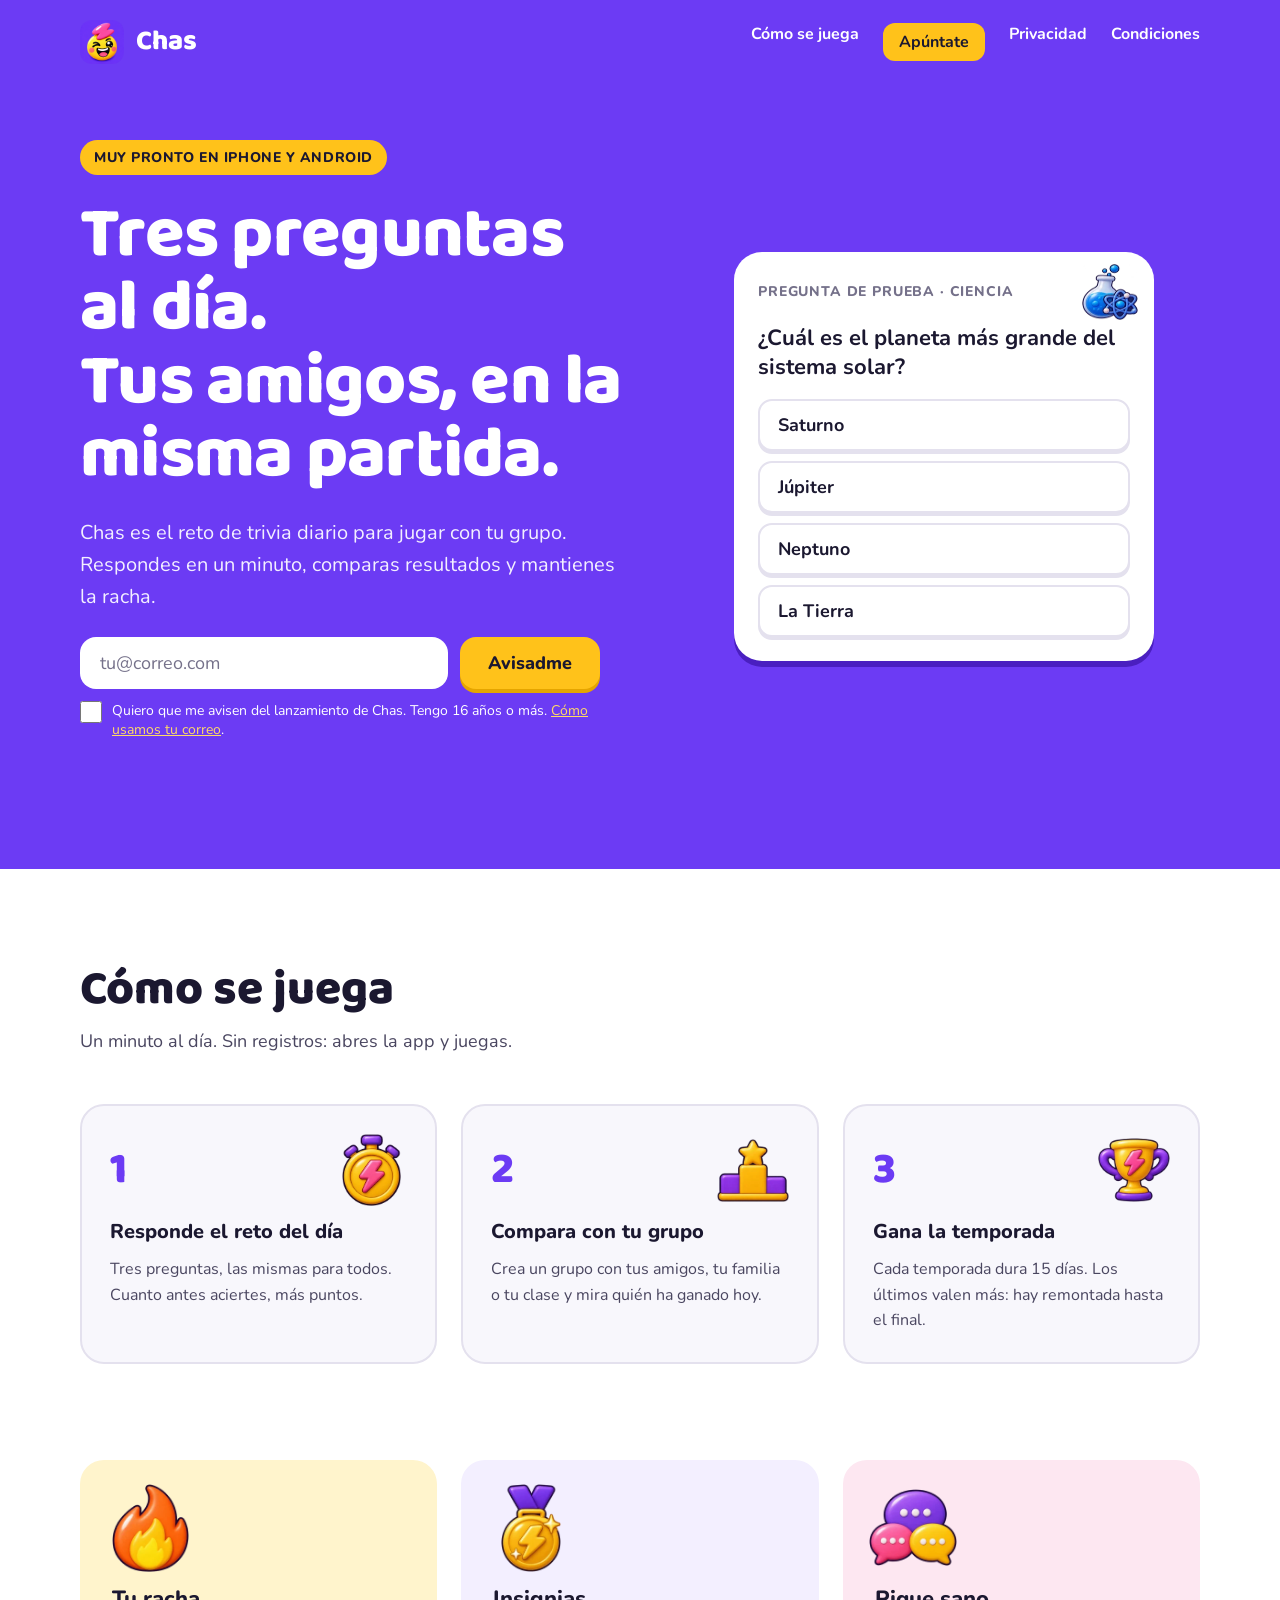
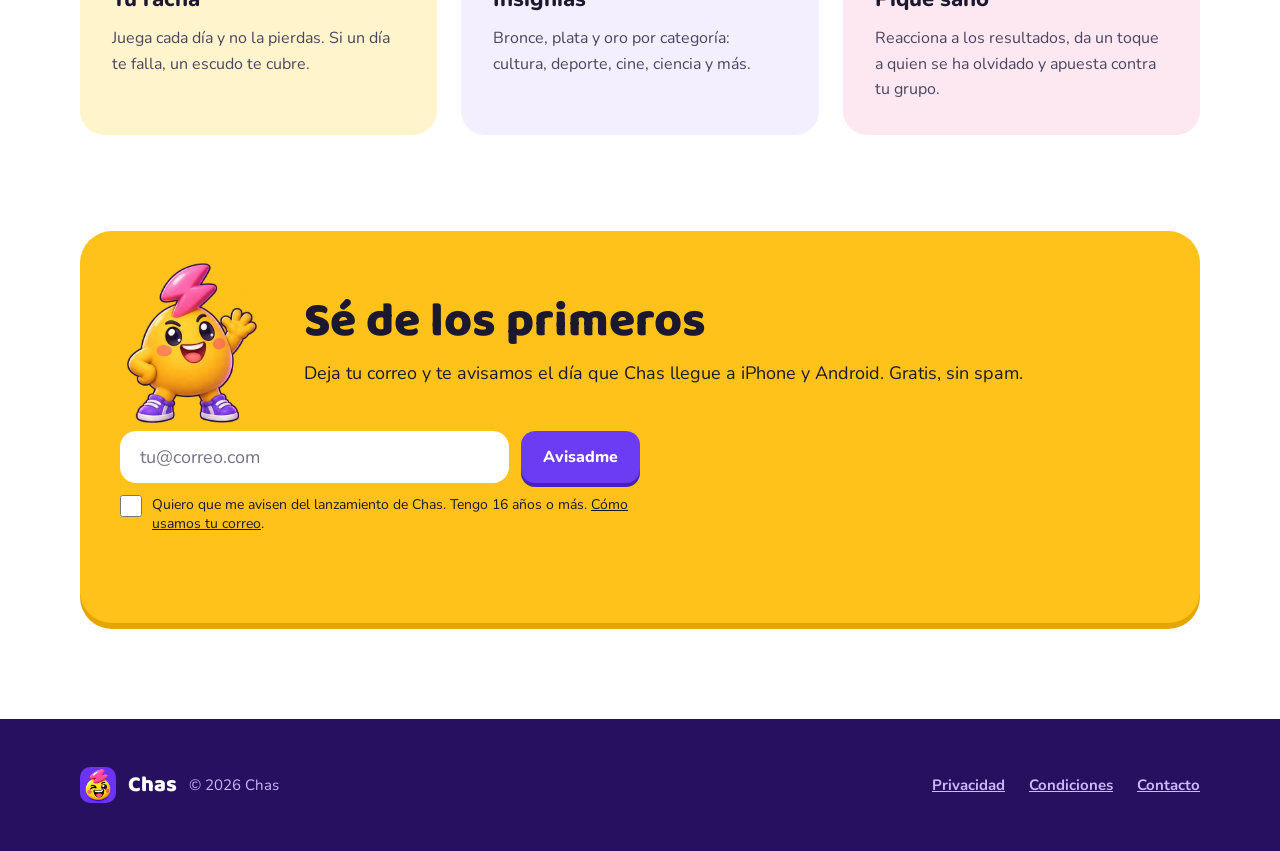
<file: index.html>
<!doctype html>
<html lang="es">
<head>
<meta charset="utf-8">
<meta name="viewport" content="width=device-width, initial-scale=1">
<title>Chas: Trivia con amigos</title>
<meta name="description" content="Chas es el reto de trivia diario para jugar con tu grupo: tres preguntas, un minuto y tu racha. Muy pronto en iPhone y Android.">
<meta name="theme-color" content="#6C3BF4">
<meta name="robots" content="noindex, nofollow"><!-- QUITAR al publicar la web de verdad -->
<meta property="og:title" content="Chas: Trivia con amigos">
<meta property="og:description" content="Tres preguntas al día. Tus amigos, en la misma partida.">
<meta property="og:image" content="assets/chas-icon.png">
<link rel="icon" type="image/png" href="assets/favicon.png">
<link rel="apple-touch-icon" href="assets/chas-icon-180.png">
<link rel="preconnect" href="https://fonts.googleapis.com">
<link rel="preconnect" href="https://fonts.gstatic.com" crossorigin>
<link href="https://fonts.googleapis.com/css2?family=Baloo+2:wght@700;800&amp;family=Nunito:wght@400;700;800&amp;display=swap" rel="stylesheet">
<link rel="stylesheet" href="styles.css">
</head>
<body>
<a class="skip" href="#contenido">Saltar al contenido</a>

<header class="top">
  <div class="wrap">
    <nav class="nav" aria-label="Principal">
      <a class="brand" href="index.html"><img src="assets/chas-icon.png" alt="" width="44" height="44"><span>Chas</span></a>
      <div class="nav-links">
        <a href="#como">Cómo se juega</a>
        <a class="nav-cta" href="#espera">Apúntate</a>
        <a href="privacidad.html">Privacidad</a>
        <a href="condiciones.html">Condiciones</a>
      </div>
    </nav>

    <div class="hero">
      <div class="hero-copy">
        <span class="pill">Muy pronto en iPhone y Android</span>
        <h1>Tres preguntas al día.<br>Tus amigos, en la misma partida.</h1>
        <p class="lead">Chas es el reto de trivia diario para jugar con tu grupo. Respondes en un minuto, comparas resultados y mantienes la racha.</p>
        <div id="espera">
        <form class="wait on-violet" data-waitlist novalidate>
          <div class="wait-row">
            <label class="wait-field"><span class="sr">Tu correo</span><input type="email" name="email" inputmode="email" autocomplete="email" placeholder="tu@correo.com" required maxlength="254"></label>
            <button class="btn btn-spark" type="submit">Avisadme</button>
          </div>
          <label class="wait-consent"><input type="checkbox" name="consent" required><span>Quiero que me avisen del lanzamiento de Chas. Tengo 16 años o más. <a href="privacidad.html#espera">Cómo usamos tu correo</a>.</span></label>
          <input class="hp" type="text" name="website" tabindex="-1" autocomplete="off" aria-hidden="true">
          <p class="wait-msg" role="status" aria-live="polite"></p>
        </form>
        </div>
      </div>

      <div class="quiz-wrap">
        <div class="quiz" data-quiz data-answer="Júpiter">
          <div class="quiz-head">
            <span class="quiz-tag">Pregunta de prueba · Ciencia</span>
            <img src="assets/img/category_science.webp" alt="" width="56" height="56">
          </div>
          <p class="quiz-q" id="quiz-q">¿Cuál es el planeta más grande del sistema solar?</p>
          <div class="options" role="group" aria-labelledby="quiz-q">
            <button class="opt" type="button" data-value="Saturno"><span>Saturno</span><span class="mark" aria-hidden="true"></span></button>
            <button class="opt" type="button" data-value="Júpiter"><span>Júpiter</span><span class="mark" aria-hidden="true"></span></button>
            <button class="opt" type="button" data-value="Neptuno"><span>Neptuno</span><span class="mark" aria-hidden="true"></span></button>
            <button class="opt" type="button" data-value="La Tierra"><span>La Tierra</span><span class="mark" aria-hidden="true"></span></button>
          </div>
          <div class="quiz-result" hidden>
            <p data-message aria-live="polite"></p>
            <button class="btn-ghost" type="button" data-again>Otra vez</button>
          </div>
        </div>
      </div>
    </div>
  </div>
</header>

<main id="contenido">
  <section class="section" id="como">
    <div class="wrap">
      <div class="section-head">
        <h2 class="h2">Cómo se juega</h2>
        <p class="sub">Un minuto al día. Sin registros: abres la app y juegas.</p>
      </div>
      <ol class="steps">
        <li class="step">
          <div class="step-top"><span class="step-n" aria-hidden="true">1</span><img src="assets/img/mission_speed.webp" alt="" width="72" height="72" loading="lazy"></div>
          <h3 class="card-title">Responde el reto del día</h3>
          <p class="card-text">Tres preguntas, las mismas para todos. Cuanto antes aciertes, más puntos.</p>
        </li>
        <li class="step">
          <div class="step-top"><span class="step-n" aria-hidden="true">2</span><img src="assets/img/podium.webp" alt="" width="72" height="72" loading="lazy"></div>
          <h3 class="card-title">Compara con tu grupo</h3>
          <p class="card-text">Crea un grupo con tus amigos, tu familia o tu clase y mira quién ha ganado hoy.</p>
        </li>
        <li class="step">
          <div class="step-top"><span class="step-n" aria-hidden="true">3</span><img src="assets/img/trophy_season.webp" alt="" width="72" height="72" loading="lazy"></div>
          <h3 class="card-title">Gana la temporada</h3>
          <p class="card-text">Cada temporada dura 15 días. Los últimos valen más: hay remontada hasta el final.</p>
        </li>
      </ol>
    </div>
  </section>

  <section class="section tight">
    <div class="wrap features">
      <div class="feature f-spark">
        <img class="feature-img" src="assets/img/streak_flame.webp" alt="" width="88" height="88" loading="lazy">
        <h3 class="card-title">Tu racha</h3>
        <p class="card-text">Juega cada día y no la pierdas. Si un día te falla, un escudo te cubre.</p>
      </div>
      <div class="feature f-violet">
        <img class="feature-img" src="assets/img/medal_gold.webp" alt="" width="88" height="88" loading="lazy">
        <h3 class="card-title">Insignias</h3>
        <p class="card-text">Bronce, plata y oro por categoría: cultura, deporte, cine, ciencia y más.</p>
      </div>
      <div class="feature f-pink">
        <img class="feature-img" src="assets/img/social_chat.webp" alt="" width="88" height="88" loading="lazy">
        <h3 class="card-title">Pique sano</h3>
        <p class="card-text">Reacciona a los resultados, da un toque a quien se ha olvidado y apuesta contra tu grupo.</p>
      </div>
    </div>
  </section>

  <section class="section tight" id="pronto">
    <div class="wrap cta">
      <img class="cta-img" src="assets/img/chas_saludo.webp" alt="Chas saludando" width="160" height="160" loading="lazy">
      <div class="cta-copy">
        <h2 class="h2">Sé de los primeros</h2>
        <p class="sub">Deja tu correo y te avisamos el día que Chas llegue a iPhone y Android. Gratis, sin spam.</p>
      </div>
      <form class="wait on-spark" data-waitlist novalidate>
          <div class="wait-row">
            <label class="wait-field"><span class="sr">Tu correo</span><input type="email" name="email" inputmode="email" autocomplete="email" placeholder="tu@correo.com" required maxlength="254"></label>
            <button class="btn btn-violet" type="submit">Avisadme</button>
          </div>
          <label class="wait-consent"><input type="checkbox" name="consent" required><span>Quiero que me avisen del lanzamiento de Chas. Tengo 16 años o más. <a href="privacidad.html#espera">Cómo usamos tu correo</a>.</span></label>
          <input class="hp" type="text" name="website" tabindex="-1" autocomplete="off" aria-hidden="true">
          <p class="wait-msg" role="status" aria-live="polite"></p>
        </form>
    </div>
  </section>
</main>

<footer class="foot">
  <div class="wrap foot-row">
    <div class="foot-brand">
      <img src="assets/chas-icon.png" alt="" width="36" height="36">
      <strong>Chas</strong>
      <span>© <span data-year>2026</span> Chas</span>
    </div>
    <div class="foot-links">
      <a href="privacidad.html">Privacidad</a>
      <a href="condiciones.html">Condiciones</a>
      <a href="mailto:godiexlabs@gmail.com">Contacto</a>
    </div>
  </div>
</footer>

<script src="config.js"></script>
<script src="main.js"></script>
</body>
</html>
</file>
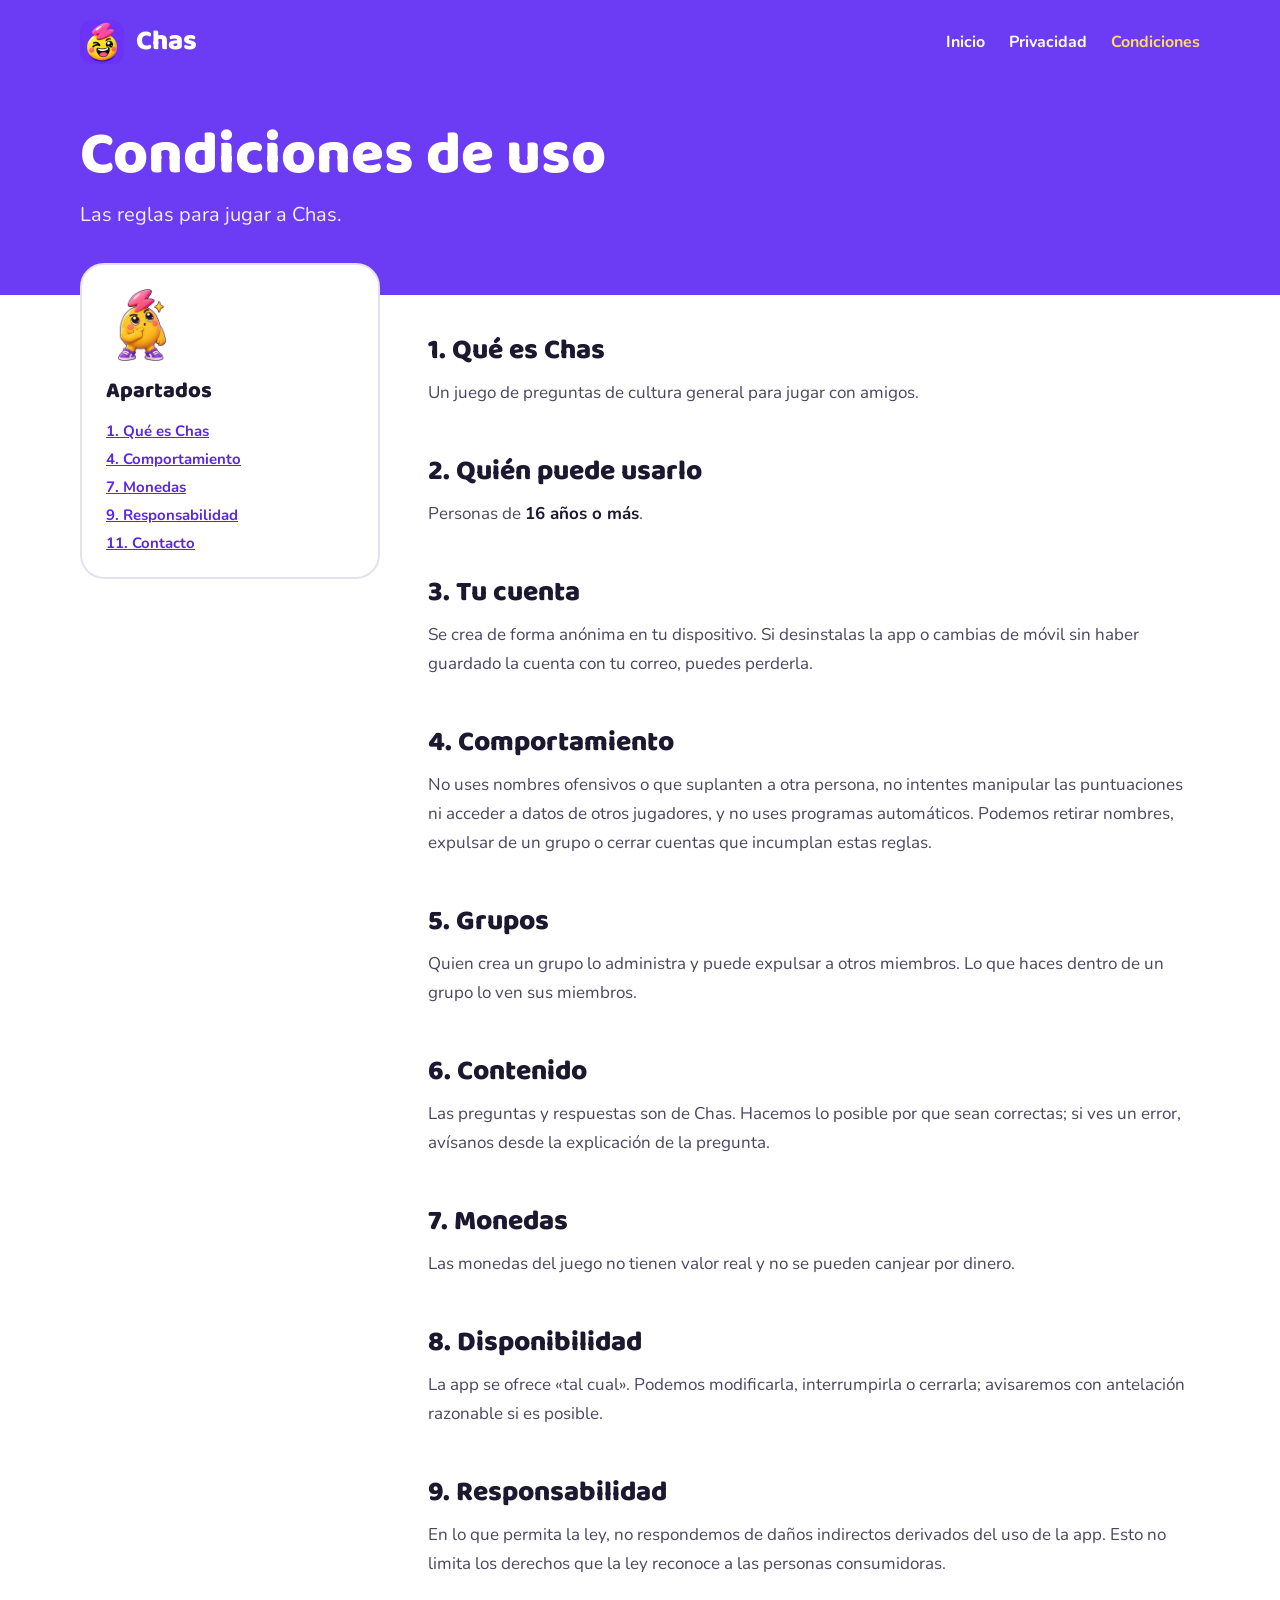
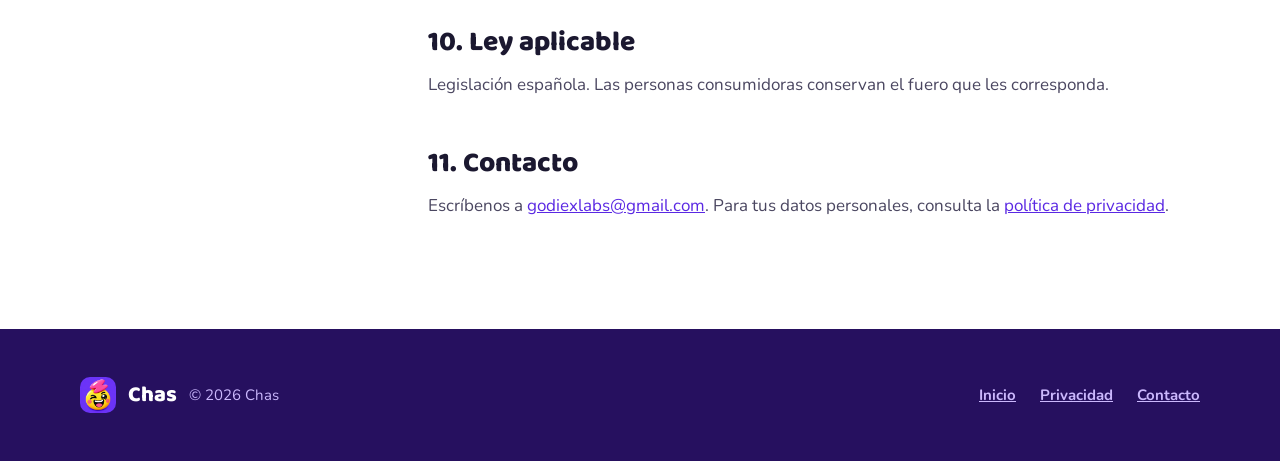
<file: condiciones.html>
<!doctype html>
<html lang="es">
<head>
<meta charset="utf-8">
<meta name="viewport" content="width=device-width, initial-scale=1">
<title>Condiciones de uso · Chas</title>
<meta name="description" content="Las reglas para jugar a Chas.">
<meta name="theme-color" content="#6C3BF4">
<meta name="robots" content="noindex, nofollow"><!-- QUITAR al publicar la web de verdad -->
<link rel="icon" type="image/png" href="assets/favicon.png">
<link rel="apple-touch-icon" href="assets/chas-icon-180.png">
<link rel="preconnect" href="https://fonts.googleapis.com">
<link rel="preconnect" href="https://fonts.gstatic.com" crossorigin>
<link href="https://fonts.googleapis.com/css2?family=Baloo+2:wght@700;800&amp;family=Nunito:wght@400;700;800&amp;display=swap" rel="stylesheet">
<link rel="stylesheet" href="styles.css">
</head>
<body>
<a class="skip" href="#contenido">Saltar al contenido</a>

<header class="top">
  <div class="wrap">
    <nav class="nav" aria-label="Principal">
      <a class="brand" href="index.html"><img src="assets/chas-icon.png" alt="" width="44" height="44"><span>Chas</span></a>
      <div class="nav-links">
        <a href="index.html">Inicio</a>
        <a href="privacidad.html">Privacidad</a>
        <a href="condiciones.html" aria-current="page">Condiciones</a>
      </div>
    </nav>
    <div class="page-head">
      <h1>Condiciones de uso</h1>
      <p class="lead">Las reglas para jugar a Chas.</p>
    </div>
  </div>
</header>

<main id="contenido" class="legal">
  <div class="wrap legal-grid">
    <nav class="side" aria-labelledby="apartados">
      <img class="side-img" src="assets/img/chas_pensando.webp" alt="" width="88" height="88">
      <h2 id="apartados">Apartados</h2>
      <div class="side-links">
        <a href="#c1">1. Qué es Chas</a>
        <a href="#c4">4. Comportamiento</a>
        <a href="#c7">7. Monedas</a>
        <a href="#c9">9. Responsabilidad</a>
        <a href="#c11">11. Contacto</a>
      </div>
    </nav>

    <article class="doc">
      <h2 id="c1">1. Qué es Chas</h2>
      <p>Un juego de preguntas de cultura general para jugar con amigos.</p>

      <h2>2. Quién puede usarlo</h2>
      <p>Personas de <strong>16 años o más</strong>.</p>

      <h2>3. Tu cuenta</h2>
      <p>Se crea de forma anónima en tu dispositivo. Si desinstalas la app o cambias de móvil sin haber guardado la cuenta con tu correo, puedes perderla.</p>

      <h2 id="c4">4. Comportamiento</h2>
      <p>No uses nombres ofensivos o que suplanten a otra persona, no intentes manipular las puntuaciones ni acceder a datos de otros jugadores, y no uses programas automáticos. Podemos retirar nombres, expulsar de un grupo o cerrar cuentas que incumplan estas reglas.</p>

      <h2>5. Grupos</h2>
      <p>Quien crea un grupo lo administra y puede expulsar a otros miembros. Lo que haces dentro de un grupo lo ven sus miembros.</p>

      <h2>6. Contenido</h2>
      <p>Las preguntas y respuestas son de Chas. Hacemos lo posible por que sean correctas; si ves un error, avísanos desde la explicación de la pregunta.</p>

      <h2 id="c7">7. Monedas</h2>
      <p>Las monedas del juego no tienen valor real y no se pueden canjear por dinero.</p>

      <h2>8. Disponibilidad</h2>
      <p>La app se ofrece «tal cual». Podemos modificarla, interrumpirla o cerrarla; avisaremos con antelación razonable si es posible.</p>

      <h2 id="c9">9. Responsabilidad</h2>
      <p>En lo que permita la ley, no respondemos de daños indirectos derivados del uso de la app. Esto no limita los derechos que la ley reconoce a las personas consumidoras.</p>

      <h2>10. Ley aplicable</h2>
      <p>Legislación española. Las personas consumidoras conservan el fuero que les corresponda.</p>

      <h2 id="c11">11. Contacto</h2>
      <p>Escríbenos a <a href="mailto:godiexlabs@gmail.com">godiexlabs@gmail.com</a>. Para tus datos personales, consulta la <a href="privacidad.html">política de privacidad</a>.</p>
    </article>
  </div>
</main>

<footer class="foot">
  <div class="wrap foot-row">
    <div class="foot-brand">
      <img src="assets/chas-icon.png" alt="" width="36" height="36">
      <strong>Chas</strong>
      <span>© <span data-year>2026</span> Chas</span>
    </div>
    <div class="foot-links">
      <a href="index.html">Inicio</a>
      <a href="privacidad.html">Privacidad</a>
      <a href="mailto:godiexlabs@gmail.com">Contacto</a>
    </div>
  </div>
</footer>

<script src="main.js"></script>
</body>
</html>
</file>
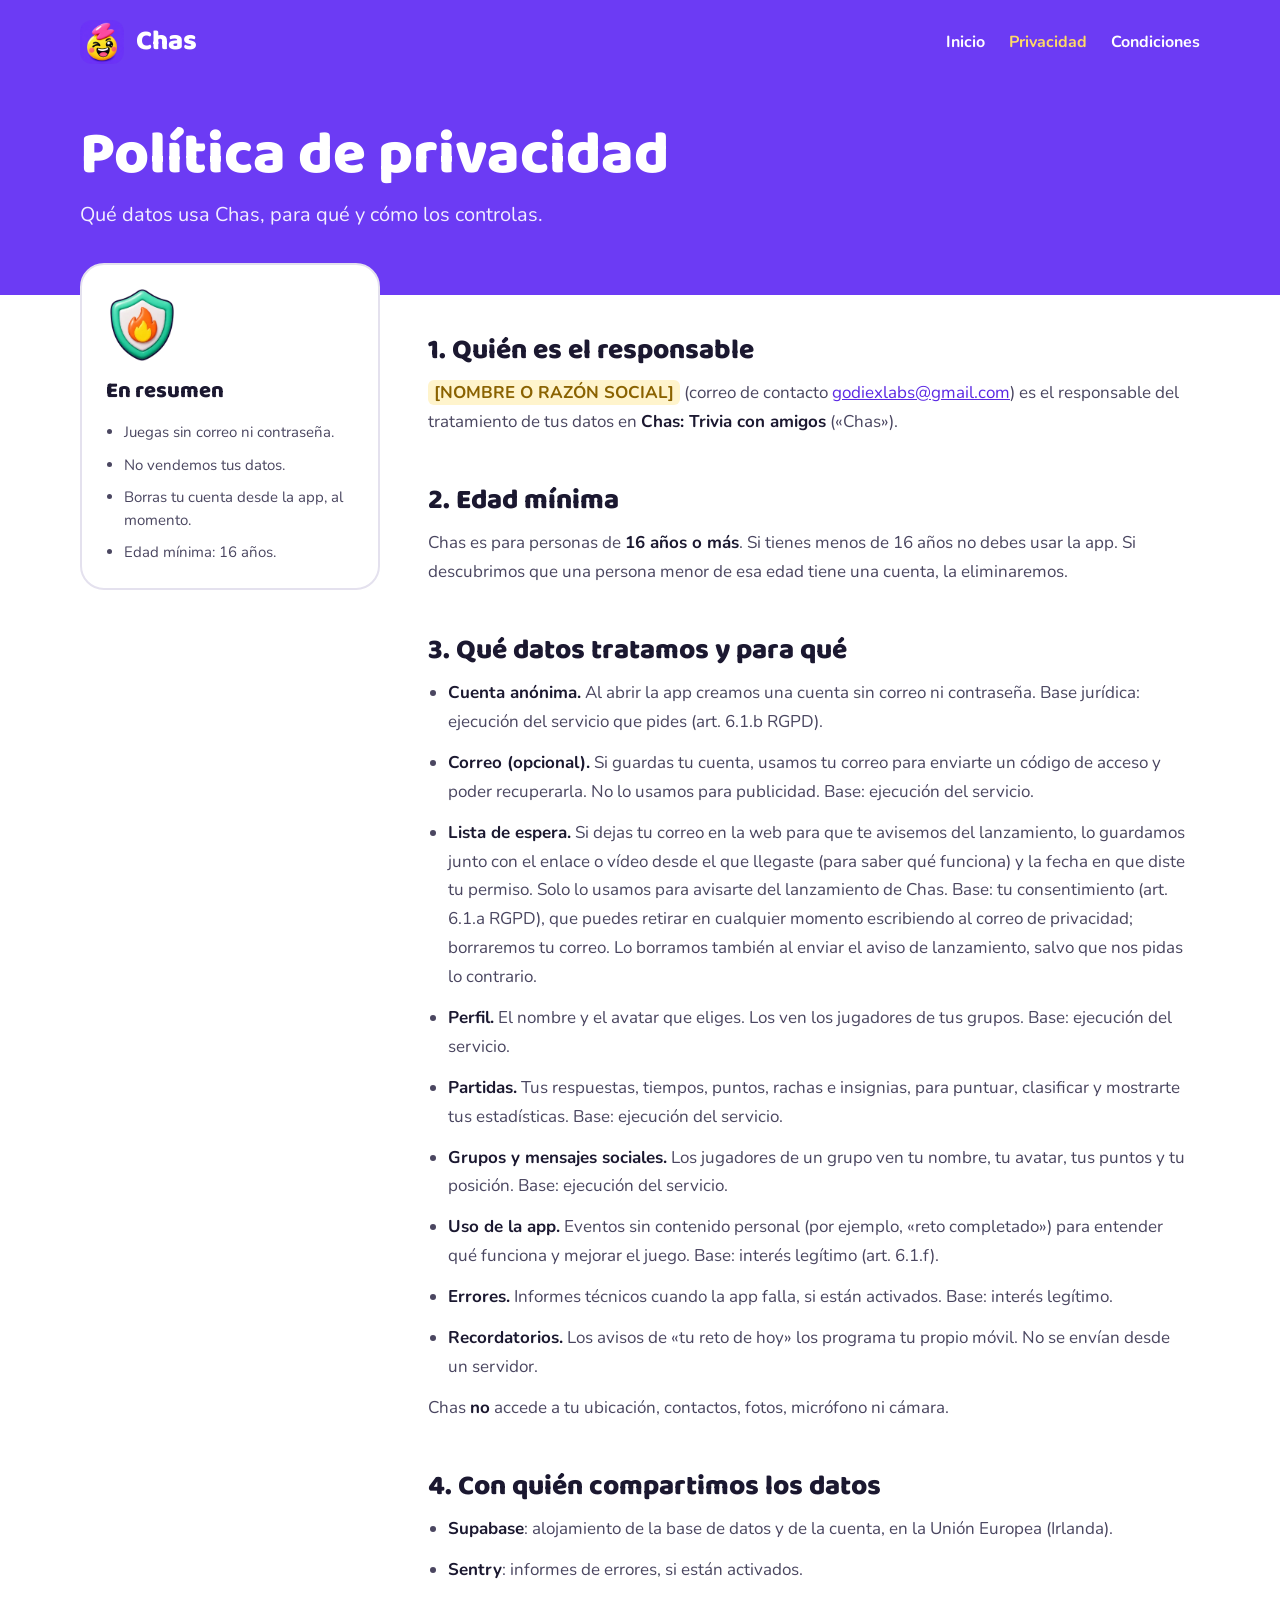
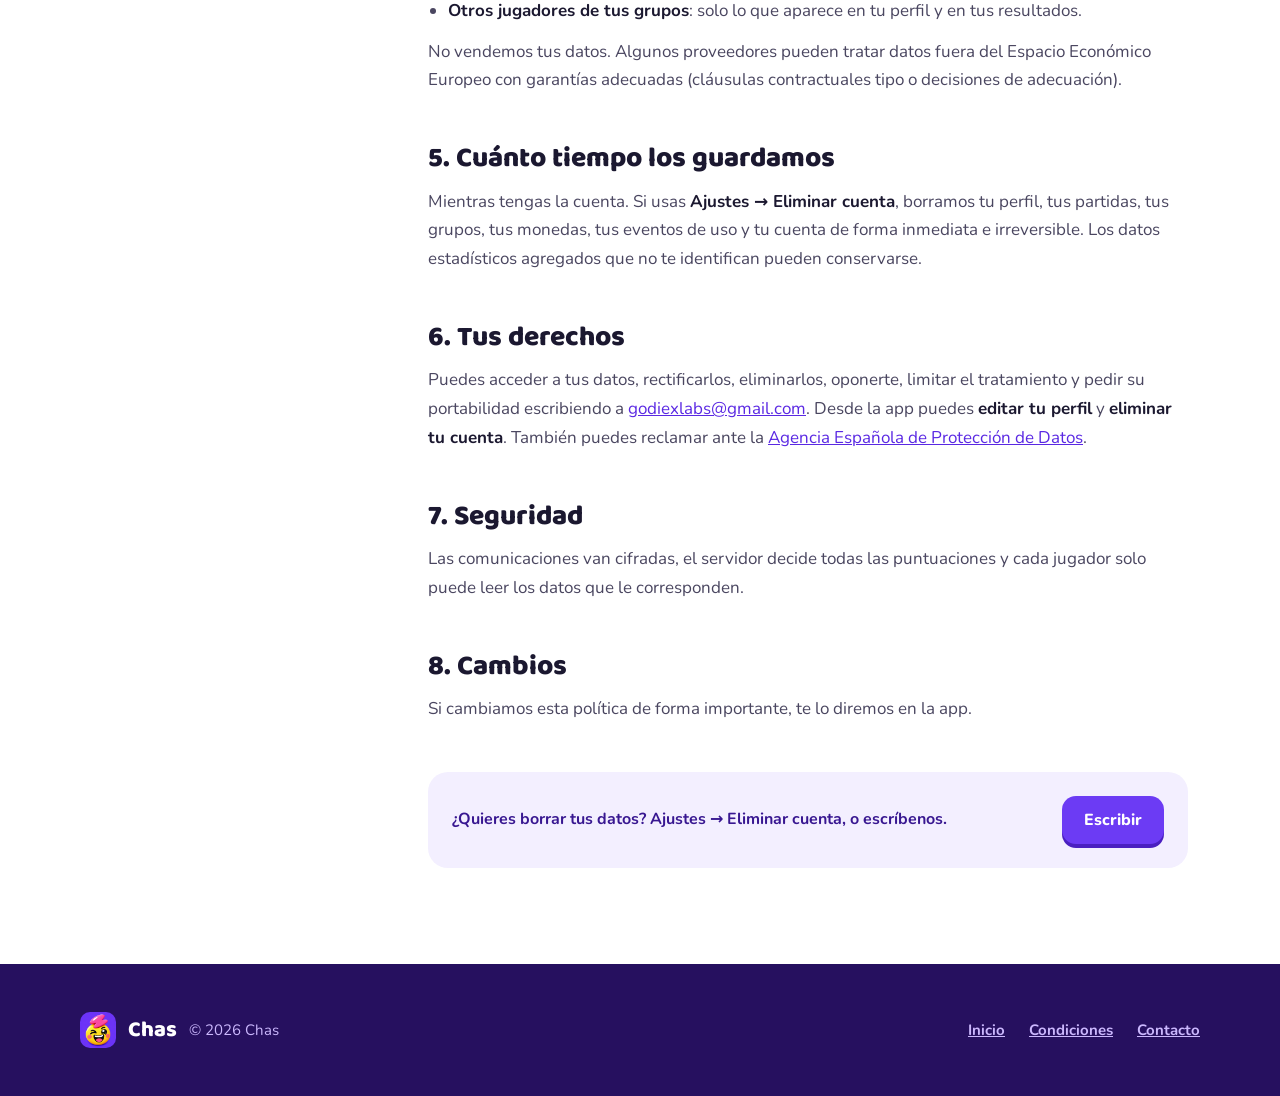
<file: privacidad.html>
<!doctype html>
<html lang="es">
<head>
<meta charset="utf-8">
<meta name="viewport" content="width=device-width, initial-scale=1">
<title>Política de privacidad · Chas</title>
<meta name="description" content="Qué datos usa Chas, para qué y cómo los controlas.">
<meta name="theme-color" content="#6C3BF4">
<meta name="robots" content="noindex, nofollow"><!-- QUITAR al publicar la web de verdad -->
<link rel="icon" type="image/png" href="assets/favicon.png">
<link rel="apple-touch-icon" href="assets/chas-icon-180.png">
<link rel="preconnect" href="https://fonts.googleapis.com">
<link rel="preconnect" href="https://fonts.gstatic.com" crossorigin>
<link href="https://fonts.googleapis.com/css2?family=Baloo+2:wght@700;800&amp;family=Nunito:wght@400;700;800&amp;display=swap" rel="stylesheet">
<link rel="stylesheet" href="styles.css">
</head>
<body>
<a class="skip" href="#contenido">Saltar al contenido</a>

<header class="top">
  <div class="wrap">
    <nav class="nav" aria-label="Principal">
      <a class="brand" href="index.html"><img src="assets/chas-icon.png" alt="" width="44" height="44"><span>Chas</span></a>
      <div class="nav-links">
        <a href="index.html">Inicio</a>
        <a href="privacidad.html" aria-current="page">Privacidad</a>
        <a href="condiciones.html">Condiciones</a>
      </div>
    </nav>
    <div class="page-head">
      <h1>Política de privacidad</h1>
      <p class="lead">Qué datos usa Chas, para qué y cómo los controlas.</p>
    </div>
  </div>
</header>

<main id="contenido" class="legal">
  <div class="wrap legal-grid">
    <aside class="side" aria-labelledby="resumen">
      <img class="side-img" src="assets/img/streak_protector.webp" alt="" width="72" height="72">
      <h2 id="resumen">En resumen</h2>
      <ul>
        <li>Juegas sin correo ni contraseña.</li>
        <li>No vendemos tus datos.</li>
        <li>Borras tu cuenta desde la app, al momento.</li>
        <li>Edad mínima: 16 años.</li>
      </ul>
    </aside>

    <article class="doc">
      <h2>1. Quién es el responsable</h2>
      <p><span class="ph">[NOMBRE O RAZÓN SOCIAL]</span> (correo de contacto <a href="mailto:godiexlabs@gmail.com">godiexlabs@gmail.com</a>) es el responsable del tratamiento de tus datos en <strong>Chas: Trivia con amigos</strong> («Chas»).</p>

      <h2>2. Edad mínima</h2>
      <p>Chas es para personas de <strong>16 años o más</strong>. Si tienes menos de 16 años no debes usar la app. Si descubrimos que una persona menor de esa edad tiene una cuenta, la eliminaremos.</p>

      <h2>3. Qué datos tratamos y para qué</h2>
      <ul>
        <li><strong>Cuenta anónima.</strong> Al abrir la app creamos una cuenta sin correo ni contraseña. Base jurídica: ejecución del servicio que pides (art. 6.1.b RGPD).</li>
        <li><strong>Correo (opcional).</strong> Si guardas tu cuenta, usamos tu correo para enviarte un código de acceso y poder recuperarla. No lo usamos para publicidad. Base: ejecución del servicio.</li>
        <li id="espera"><strong>Lista de espera.</strong> Si dejas tu correo en la web para que te avisemos del lanzamiento, lo guardamos junto con el enlace o vídeo desde el que llegaste (para saber qué funciona) y la fecha en que diste tu permiso. Solo lo usamos para avisarte del lanzamiento de Chas. Base: tu consentimiento (art. 6.1.a RGPD), que puedes retirar en cualquier momento escribiendo al correo de privacidad; borraremos tu correo. Lo borramos también al enviar el aviso de lanzamiento, salvo que nos pidas lo contrario.</li>
        <li><strong>Perfil.</strong> El nombre y el avatar que eliges. Los ven los jugadores de tus grupos. Base: ejecución del servicio.</li>
        <li><strong>Partidas.</strong> Tus respuestas, tiempos, puntos, rachas e insignias, para puntuar, clasificar y mostrarte tus estadísticas. Base: ejecución del servicio.</li>
        <li><strong>Grupos y mensajes sociales.</strong> Los jugadores de un grupo ven tu nombre, tu avatar, tus puntos y tu posición. Base: ejecución del servicio.</li>
        <li><strong>Uso de la app.</strong> Eventos sin contenido personal (por ejemplo, «reto completado») para entender qué funciona y mejorar el juego. Base: interés legítimo (art. 6.1.f).</li>
        <li><strong>Errores.</strong> Informes técnicos cuando la app falla, si están activados. Base: interés legítimo.</li>
        <li><strong>Recordatorios.</strong> Los avisos de «tu reto de hoy» los programa tu propio móvil. No se envían desde un servidor.</li>
      </ul>
      <p>Chas <strong>no</strong> accede a tu ubicación, contactos, fotos, micrófono ni cámara.</p>

      <h2>4. Con quién compartimos los datos</h2>
      <ul>
        <li><strong>Supabase</strong>: alojamiento de la base de datos y de la cuenta, en la Unión Europea (Irlanda).</li>
        <li><strong>Sentry</strong>: informes de errores, si están activados.</li>
        <li><strong>Otros jugadores de tus grupos</strong>: solo lo que aparece en tu perfil y en tus resultados.</li>
      </ul>
      <p>No vendemos tus datos. Algunos proveedores pueden tratar datos fuera del Espacio Económico Europeo con garantías adecuadas (cláusulas contractuales tipo o decisiones de adecuación).</p>

      <h2 id="eliminar">5. Cuánto tiempo los guardamos</h2>
      <p>Mientras tengas la cuenta. Si usas <strong>Ajustes → Eliminar cuenta</strong>, borramos tu perfil, tus partidas, tus grupos, tus monedas, tus eventos de uso y tu cuenta de forma inmediata e irreversible. Los datos estadísticos agregados que no te identifican pueden conservarse.</p>

      <h2>6. Tus derechos</h2>
      <p>Puedes acceder a tus datos, rectificarlos, eliminarlos, oponerte, limitar el tratamiento y pedir su portabilidad escribiendo a <a href="mailto:godiexlabs@gmail.com">godiexlabs@gmail.com</a>. Desde la app puedes <strong>editar tu perfil</strong> y <strong>eliminar tu cuenta</strong>. También puedes reclamar ante la <a href="https://www.aepd.es">Agencia Española de Protección de Datos</a>.</p>

      <h2>7. Seguridad</h2>
      <p>Las comunicaciones van cifradas, el servidor decide todas las puntuaciones y cada jugador solo puede leer los datos que le corresponden.</p>

      <h2>8. Cambios</h2>
      <p>Si cambiamos esta política de forma importante, te lo diremos en la app.</p>

      <div class="note">
        <p>¿Quieres borrar tus datos? Ajustes → Eliminar cuenta, o escríbenos.</p>
        <a class="btn btn-violet" href="mailto:godiexlabs@gmail.com">Escribir</a>
      </div>
    </article>
  </div>
</main>

<footer class="foot">
  <div class="wrap foot-row">
    <div class="foot-brand">
      <img src="assets/chas-icon.png" alt="" width="36" height="36">
      <strong>Chas</strong>
      <span>© <span data-year>2026</span> Chas</span>
    </div>
    <div class="foot-links">
      <a href="index.html">Inicio</a>
      <a href="condiciones.html">Condiciones</a>
      <a href="mailto:godiexlabs@gmail.com">Contacto</a>
    </div>
  </div>
</footer>

<script src="main.js"></script>
</body>
</html>
</file>
<file: styles.css>
/* Web de Chas · colores y tipos del Design System de la app (docs/DESIGN_SYSTEM.md). */
:root {
  --violet-50: #F3EFFF;
  --violet-200: #CBB8FD;
  --violet-300: #A88CFA;
  --violet-500: #6C3BF4;
  --violet-600: #5A28E3;
  --violet-700: #4A1FC0;
  --violet-800: #381791;
  --violet-900: #26105F;
  --spark-100: #FFF4CC;
  --spark-300: #FFDA66;
  --spark-500: #FFC21A;
  --spark-600: #E5A500;
  --spark-800: #8A6200;
  --pink-50: #FDE7F1;
  --pink-700: #A3245E;
  --ink-900: #1B1830;
  --ink-700: #4A4660;
  --ink-500: #75718A;
  --ink-200: #E4E1EE;
  --ink-50: #F8F7FC;
  --white: #FFFFFF;
  --ok-bg: #E3F7EE;
  --ok-fg: #0B5E3F;
  --ok-line: #1E9E68;
  --ko-bg: #FDE8EA;
  --ko-fg: #8F1D2A;
  --ko-line: #D6404E;
  --display: 'Baloo 2', system-ui, sans-serif;
  --ui: 'Nunito', system-ui, sans-serif;
  --wrap: 1120px;
}

*, *::before, *::after { box-sizing: border-box; }
html { scroll-behavior: smooth; }
body { margin: 0; font-family: var(--ui); color: var(--ink-900); background: var(--white); -webkit-font-smoothing: antialiased; }
img { max-width: 100%; display: block; }
a { color: var(--violet-600); }
a:hover { color: var(--violet-800); }
:focus-visible { outline: 3px solid var(--violet-300); outline-offset: 3px; border-radius: 6px; }

.wrap { max-width: var(--wrap); margin: 0 auto; }
.skip { position: absolute; left: -999px; top: 8px; background: var(--white); padding: 8px 12px; border-radius: 8px; z-index: 10; }
.skip:focus { left: 8px; }

/* Cabecera */
.top { background: var(--violet-500); color: var(--white); padding: 0 24px; }
.nav { display: flex; flex-wrap: wrap; align-items: center; justify-content: space-between; gap: 16px; padding: 20px 0; }
.brand { display: flex; align-items: center; gap: 12px; color: var(--white); text-decoration: none; }
.brand:hover { color: var(--white); }
.brand img { width: 44px; height: 44px; border-radius: 12px; }
.brand span { font-family: var(--display); font-weight: 800; font-size: 28px; line-height: 1; }
.nav-links { display: flex; flex-wrap: wrap; gap: 24px; font-weight: 700; font-size: 16px; }
.nav-links a { color: var(--white); text-decoration: none; }
.nav-links a:hover, .nav-links a[aria-current="page"] { color: var(--spark-300); }
.nav-links a:hover { text-decoration: underline; }

/* Portada */
.hero { display: flex; flex-wrap: wrap; align-items: center; gap: 56px; padding: 56px 0 96px; }
.hero-copy { flex: 1 1 420px; min-width: 0; display: flex; flex-direction: column; gap: 24px; }
.pill { align-self: flex-start; background: var(--spark-500); color: var(--ink-900); font-weight: 800; font-size: 14px; letter-spacing: .04em; text-transform: uppercase; padding: 8px 14px; border-radius: 999px; }
.hero h1 { margin: 0; font-family: var(--display); font-weight: 800; font-size: clamp(2.75rem, 6vw, 4.5rem); line-height: 1.02; letter-spacing: -.01em; }
.lead { margin: 0; font-size: 1.25rem; line-height: 1.6; color: var(--violet-50); max-width: 34rem; }
.actions { display: flex; flex-wrap: wrap; gap: 12px; padding-top: 8px; }

.btn { display: inline-flex; align-items: center; justify-content: center; min-height: 52px; padding: 0 28px; font-family: inherit; font-weight: 800; font-size: 18px; text-decoration: none; border-radius: 16px; border: 0; cursor: pointer; transition: transform .08s ease, box-shadow .08s ease; }
.btn:active { transform: translateY(3px); }
.btn-spark { background: var(--spark-500); color: var(--ink-900); box-shadow: 0 4px 0 var(--spark-600); }
.btn-spark:hover { color: var(--ink-900); }
.btn-white { background: var(--white); color: var(--violet-600); box-shadow: 0 4px 0 var(--violet-200); }
.btn-violet { background: var(--violet-500); color: var(--white); box-shadow: 0 4px 0 var(--violet-700); min-height: 48px; padding: 0 22px; font-size: 16px; border-radius: 14px; }
.btn-violet:hover { color: var(--white); }
.btn:active.btn-spark, .btn:active.btn-white, .btn:active.btn-violet { box-shadow: 0 1px 0 currentColor; }

/* Pregunta de prueba */
.quiz-wrap { flex: 1 1 380px; min-width: 0; display: flex; justify-content: center; }
.quiz { width: 100%; max-width: 420px; background: var(--white); color: var(--ink-900); border-radius: 28px; padding: 24px; box-shadow: 0 6px 0 var(--violet-700); display: flex; flex-direction: column; gap: 16px; }
.quiz-head { display: flex; align-items: center; justify-content: space-between; gap: 12px; }
.quiz-tag { font-weight: 800; font-size: 14px; color: var(--ink-500); text-transform: uppercase; letter-spacing: .06em; }
.quiz-head img { width: 56px; height: 56px; margin: -12px -8px -12px 0; }
.quiz-q { margin: 0; font-weight: 700; font-size: 22px; line-height: 1.35; }
.options { display: flex; flex-direction: column; gap: 10px; }
.opt { display: flex; align-items: center; justify-content: space-between; gap: 12px; width: 100%; min-height: 52px; padding: 0 18px; font-family: inherit; font-weight: 700; font-size: 18px; text-align: left; border-radius: 14px; cursor: pointer; background: var(--white); color: var(--ink-900); border: 2px solid var(--ink-200); box-shadow: 0 3px 0 var(--ink-200); }
.opt:hover:not(:disabled) { border-color: var(--violet-300); }
.opt:disabled { cursor: default; }
.opt.is-right { background: var(--ok-bg); color: var(--ok-fg); border-color: var(--ok-line); box-shadow: 0 3px 0 var(--ok-line); }
.opt.is-wrong { background: var(--ko-bg); color: var(--ko-fg); border-color: var(--ko-line); box-shadow: 0 3px 0 var(--ko-line); }
.opt.is-off { background: var(--ink-50); color: var(--ink-500); box-shadow: none; }
.opt .mark { font-weight: 800; }
.quiz-result { display: flex; flex-wrap: wrap; align-items: center; justify-content: space-between; gap: 12px; padding-top: 4px; }
.quiz-result[hidden] { display: none; }
.quiz-result p { margin: 0; font-weight: 700; font-size: 16px; color: var(--ink-700); }
.btn-ghost { min-height: 44px; padding: 0 16px; border: 2px solid var(--ink-200); background: var(--white); color: var(--violet-600); font-family: inherit; font-weight: 800; font-size: 15px; border-radius: 12px; cursor: pointer; }

/* Secciones */
.section { padding: 96px 24px; }
.section.tight { padding-top: 0; }
.section-head { display: flex; flex-direction: column; gap: 12px; max-width: 40rem; margin-bottom: 48px; }
.h2 { margin: 0; font-family: var(--display); font-weight: 800; font-size: clamp(2rem, 4vw, 3rem); line-height: 1.05; }
.sub { margin: 0; font-size: 1.125rem; line-height: 1.6; color: var(--ink-700); }

.steps { list-style: none; margin: 0; padding: 0; display: grid; grid-template-columns: repeat(auto-fit, minmax(240px, 1fr)); gap: 24px; }
.step { background: var(--ink-50); border: 2px solid var(--ink-200); border-radius: 24px; padding: 28px; display: flex; flex-direction: column; gap: 12px; }
.step-top { display: flex; align-items: center; justify-content: space-between; gap: 12px; }
.step-top img { width: 72px; height: 72px; object-fit: contain; }
.step-n { font-family: var(--display); font-weight: 800; font-size: 44px; line-height: 1; color: var(--violet-500); }
.card-title { margin: 0; font-weight: 800; font-size: 20px; }
.card-text { margin: 0; font-size: 16px; line-height: 1.6; color: var(--ink-700); }

.features { display: grid; grid-template-columns: repeat(auto-fit, minmax(300px, 1fr)); gap: 24px; }
.feature { border-radius: 24px; padding: 32px; display: flex; flex-direction: column; gap: 12px; }
.feature .card-title { font-size: 22px; }
.feature-img { width: 88px; height: 88px; object-fit: contain; margin: -8px 0 0 -6px; }
.f-spark { background: var(--spark-100); }
.f-violet { background: var(--violet-50); }
.f-pink { background: var(--pink-50); }

.cta { background: var(--spark-500); border-radius: 32px; box-shadow: 0 6px 0 var(--spark-600); padding: 56px 40px; display: flex; flex-wrap: wrap; align-items: center; justify-content: space-between; gap: 32px; }
.cta-img { width: 160px; height: 160px; object-fit: contain; flex: 0 0 auto; margin: -24px 0 -24px -8px; }
.cta-copy { flex: 1 1 420px; min-width: 0; display: flex; flex-direction: column; gap: 12px; }
.cta .sub { color: var(--ink-900); }
.stores { display: flex; flex-wrap: wrap; gap: 12px; }
.store { display: inline-flex; align-items: center; min-height: 52px; padding: 0 24px; background: var(--ink-900); color: var(--white); font-weight: 800; font-size: 16px; border-radius: 16px; }

/* Páginas legales */
.page-head { padding: 40px 0 64px; display: flex; flex-direction: column; gap: 12px; max-width: 760px; }
.page-head h1 { margin: 0; font-family: var(--display); font-weight: 800; font-size: clamp(2.5rem, 5vw, 3.75rem); line-height: 1.05; }
.legal { padding: 0 24px 96px; }
.legal-grid { display: flex; flex-wrap: wrap; gap: 48px; align-items: flex-start; }
.side { flex: 1 1 240px; min-width: 0; max-width: 300px; margin-top: -32px; background: var(--white); border: 2px solid var(--ink-200); border-radius: 24px; padding: 24px; display: flex; flex-direction: column; gap: 12px; }
.side-img { width: 72px; height: 72px; object-fit: contain; }
.side h2 { margin: 0; font-family: var(--display); font-weight: 800; font-size: 22px; }
.side ul { margin: 0; padding-left: 1.1rem; display: flex; flex-direction: column; gap: 10px; font-size: 15px; line-height: 1.5; color: var(--ink-700); }
.side-links { display: flex; flex-direction: column; gap: 8px; font-size: 15px; font-weight: 700; }
.doc { flex: 999 1 560px; min-width: 0; max-width: 760px; padding-top: 40px; }
.doc h2 { font-family: var(--display); font-weight: 800; font-size: 1.75rem; line-height: 1.15; margin: 48px 0 12px; scroll-margin-top: 24px; }
.doc h2:first-child { margin-top: 0; }
.doc p, .doc li { font-size: 1.0625rem; line-height: 1.7; color: var(--ink-700); margin: 0 0 12px; }
.doc ul { margin: 0 0 12px; padding-left: 1.25rem; }
.doc strong { color: var(--ink-900); }
.note { margin-top: 48px; background: var(--violet-50); border-radius: 20px; padding: 24px; display: flex; flex-wrap: wrap; align-items: center; justify-content: space-between; gap: 16px; }
.note p { margin: 0; font-size: 16px; line-height: 1.6; color: var(--violet-800); font-weight: 700; }

/* Datos por rellenar: se ven a propósito para no publicar la web con huecos. */
.ph { background: var(--spark-100); color: var(--spark-800); font-weight: 700; padding: 1px 6px; border-radius: 6px; }

/* Pie */
.foot { background: var(--violet-900); color: var(--violet-200); padding: 48px 24px; }
.foot-row { display: flex; flex-wrap: wrap; align-items: center; justify-content: space-between; gap: 24px; font-size: 15px; }
.foot-brand { display: flex; flex-wrap: wrap; align-items: center; gap: 12px; }
.foot-brand img { width: 36px; height: 36px; border-radius: 10px; }
.foot-brand strong { font-family: var(--display); font-weight: 800; font-size: 22px; color: var(--white); }
.foot-links { display: flex; flex-wrap: wrap; gap: 24px; font-weight: 700; }
.foot a { color: var(--violet-200); }
.foot a:hover { color: var(--white); }

@media (max-width: 560px) {
  .hero { gap: 40px; padding: 32px 0 64px; }
  .section { padding: 64px 20px; }
  .cta { padding: 36px 24px; }
  .nav-links { gap: 16px; }
  .side { max-width: none; }
  .cta-img { width: 120px; height: 120px; margin: 0; }
}
@media (prefers-reduced-motion: reduce) {
  html { scroll-behavior: auto; }
  .btn { transition: none; }
}

/* Lista de espera */
.sr { position: absolute; width: 1px; height: 1px; overflow: hidden; clip: rect(0 0 0 0); white-space: nowrap; }
.hp { position: absolute; left: -9999px; width: 1px; height: 1px; opacity: 0; }
.wait { display: flex; flex-direction: column; gap: 12px; width: 100%; max-width: 520px; }
.wait-row { display: flex; flex-wrap: wrap; gap: 12px; }
.wait-field { flex: 1 1 240px; min-width: 0; }
.wait input[type="email"] { width: 100%; min-height: 52px; padding: 0 18px; border: 2px solid transparent; border-radius: 16px; background: var(--white); color: var(--ink-900); font-family: inherit; font-weight: 700; font-size: 18px; }
.wait input[type="email"]::placeholder { color: var(--ink-500); font-weight: 400; }
.wait input[type="email"]:focus-visible { outline: 3px solid var(--spark-300); outline-offset: 2px; }
.wait-consent { display: flex; gap: 10px; align-items: flex-start; font-size: 14px; line-height: 1.4; cursor: pointer; }
.wait-consent input { flex: none; width: 22px; height: 22px; margin: 0; accent-color: var(--violet-500); }
.on-violet .wait-consent { color: var(--white); }
.on-violet .wait-consent a { color: var(--spark-300); }
.on-spark .wait-consent, .on-spark .wait-consent a { color: var(--ink-900); }
.wait-msg { margin: 0; min-height: 1.4em; font-weight: 800; font-size: 15px; }
.on-violet .wait-msg { color: var(--spark-300); }
.on-spark .wait-msg { color: var(--ink-900); }
.wait.is-done .wait-row, .wait.is-done .wait-consent { display: none; }
.wait.is-done .wait-msg { font-size: 20px; }
.wait button[disabled] { opacity: .6; cursor: progress; }
.nav-cta { background: var(--spark-500); color: var(--ink-900) !important; padding: 8px 16px; border-radius: 12px; }
.nav-cta:hover { text-decoration: none !important; color: var(--ink-900) !important; }
</file>
